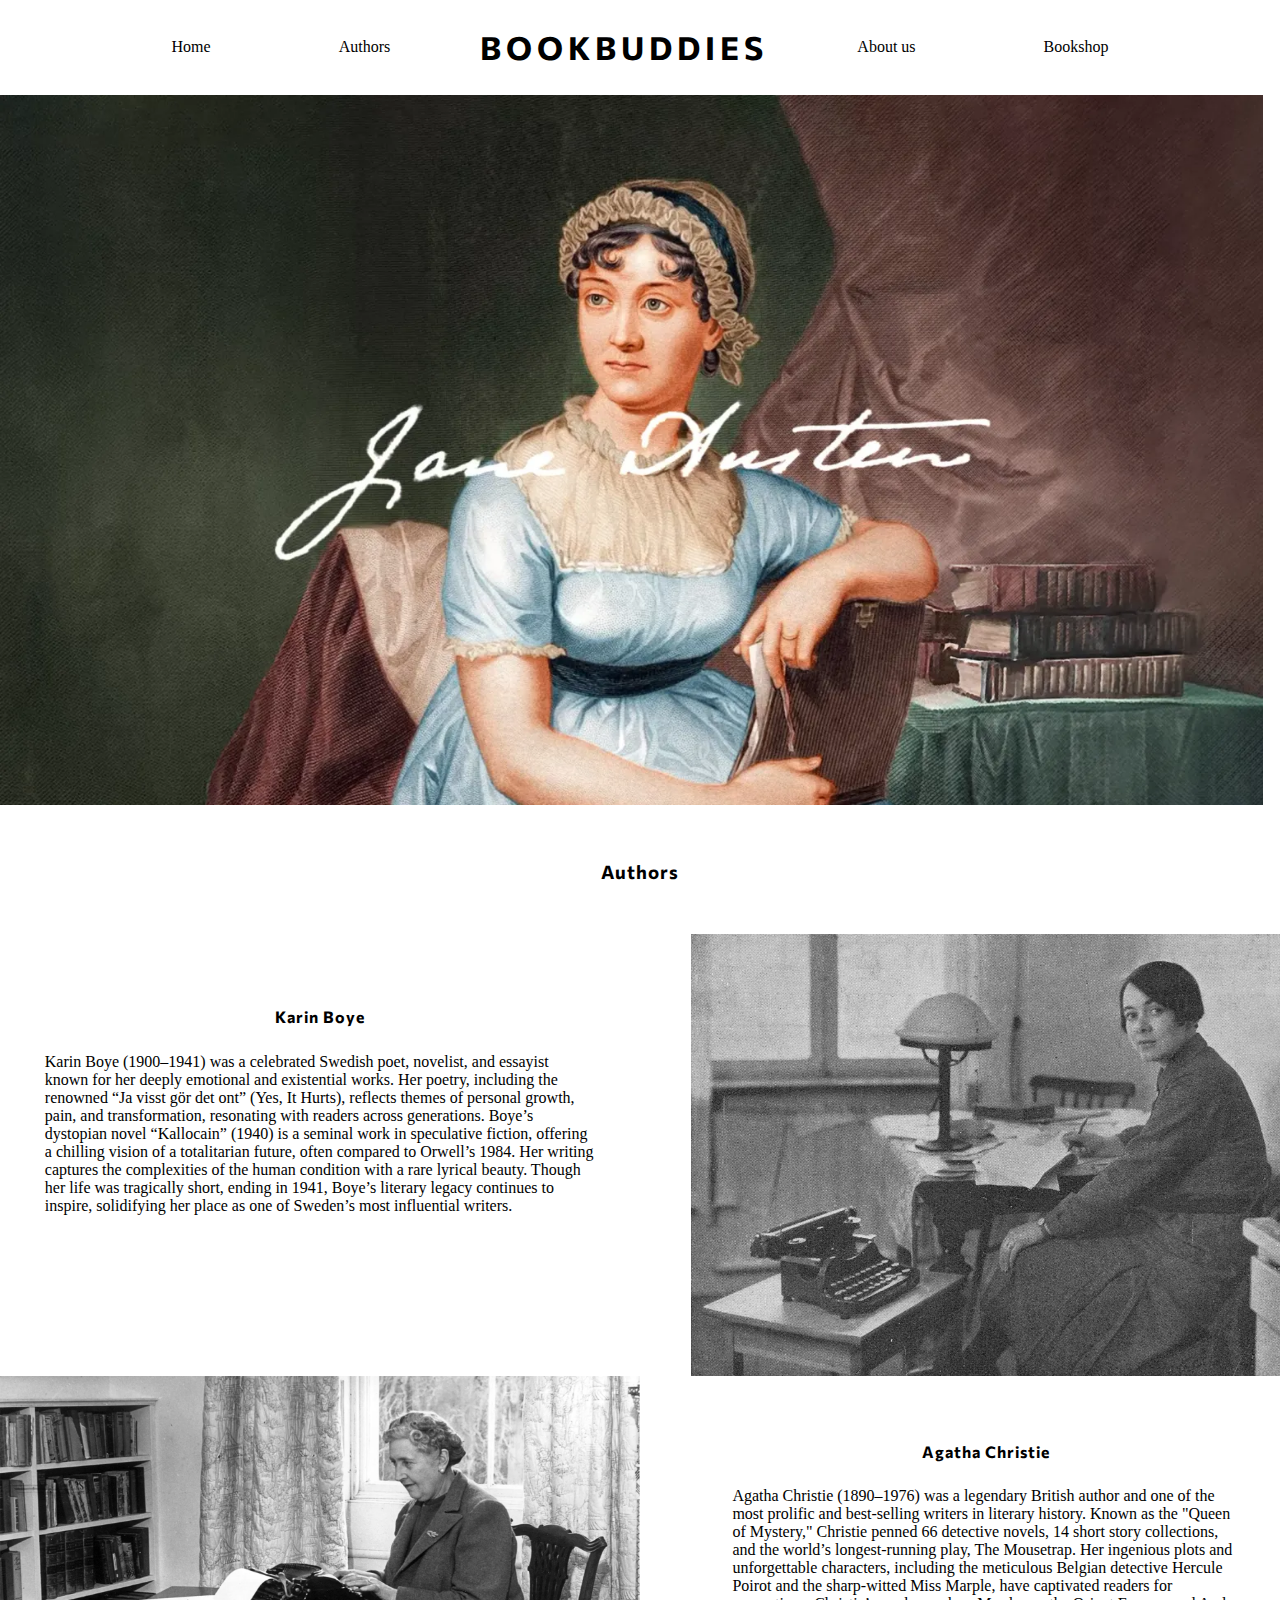
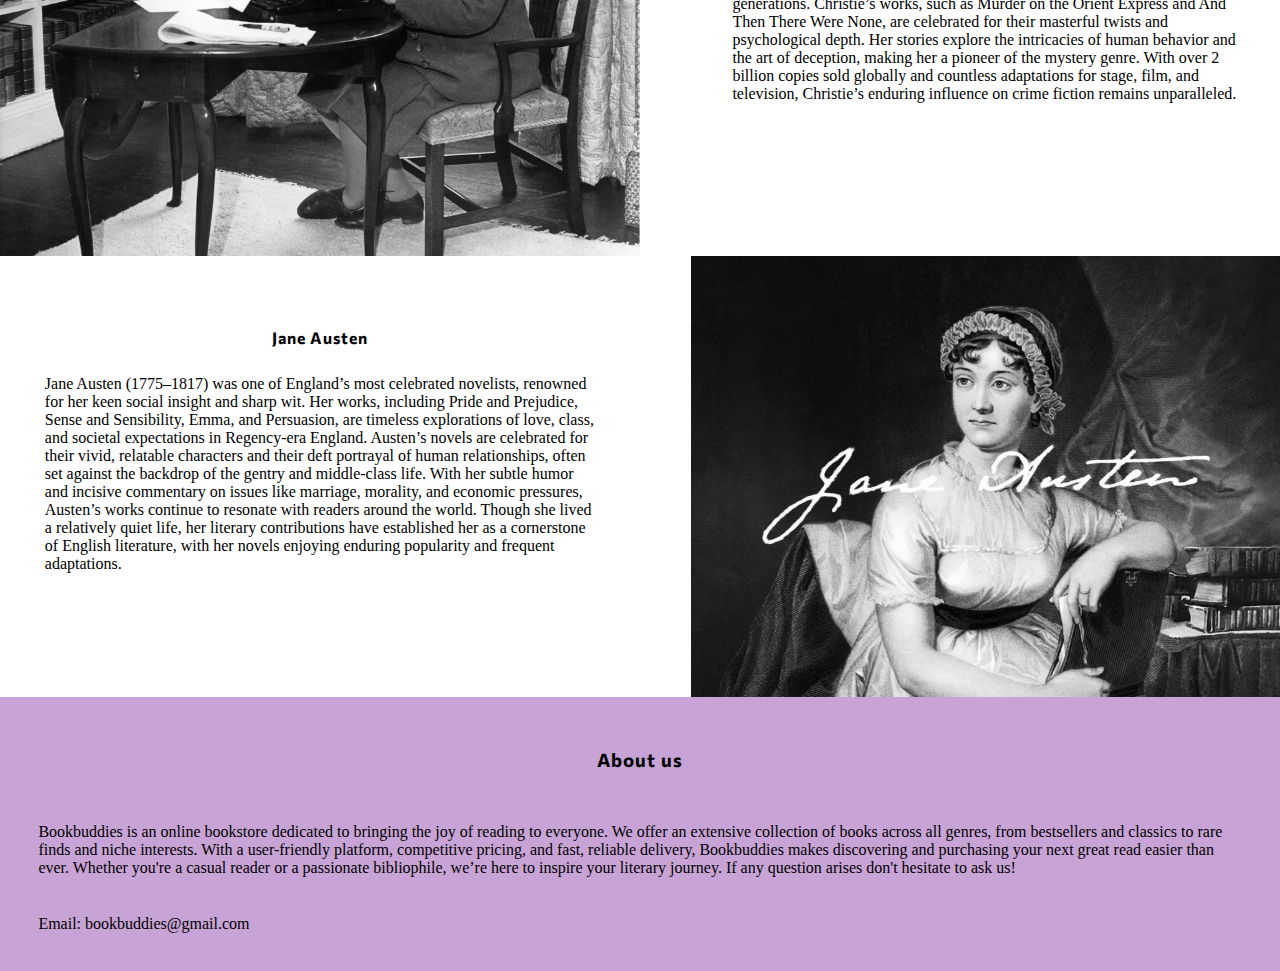
<file: HTML/index2.html>
<!DOCTYPE html>
<html lang="en">
<head>
    <meta charset="UTF-8">
    <meta name="viewport" content="width=device-width, initial-scale=1.0">
    <link rel="stylesheet" href="/CSS/stylesheet.css">
    <title>Authors</title>
    <link href="https://fonts.googleapis.com/css2?family=Commissioner:wght@100..900&display=swap" rel="stylesheett">
</head>
<body class="authorspage">
    <header>
        <nav class="navbar">
            <a class="navbars" href="/HTML/index.html"> Home </a>
            <a class="navbars" href="/HTML/index2.html"> Authors </a>
            <h1>BOOKBUDDIES</h1>
            <a class="navbars" href="#aboutbookbuddies"> About us </a>
            <a class="navbars" href="index3.html"> Bookshop </a>
        </nav>

        <img class="janeausten" src="/misc/janeausten.webp" alt="jane Auten">
    </header>
    <h3 class="allauthors">Authors</h3>

    <section class="Karinauthor">
        <h4 class="Karinauthorhd">Karin Boye</h4>
        <p>
            
            Karin Boye (1900–1941) was a celebrated Swedish poet, novelist, and essayist known for her deeply emotional and existential works. Her poetry, including the renowned “Ja visst gör det ont” (Yes, It Hurts), reflects themes of personal growth, pain, and transformation, resonating with readers across generations.
            
            Boye’s dystopian novel “Kallocain” (1940) is a seminal work in speculative fiction, offering a chilling vision of a totalitarian future, often compared to Orwell’s 1984. Her writing captures the complexities of the human condition with a rare lyrical beauty.
            
            Though her life was tragically short, ending in 1941, Boye’s literary legacy continues to inspire, solidifying her place as one of Sweden’s most influential writers.</p>
        
        
    </section>
    <img class="karinboy" src="/img/Karinboye.jpg" alt="Karin Boye">
    <section class="Agathacritieauthor">
        <h4 class="Agathachristiehd">Agatha Christie</h4>
        <p>Agatha Christie (1890–1976) was a legendary British author and one of the most prolific and best-selling writers in literary history. Known as the "Queen of Mystery," Christie penned 66 detective novels, 14 short story collections, and the world’s longest-running play, The Mousetrap. Her ingenious plots and unforgettable characters, including the meticulous Belgian detective Hercule Poirot and the sharp-witted Miss Marple, have captivated readers for generations.

            Christie’s works, such as Murder on the Orient Express and And Then There Were None, are celebrated for their masterful twists and psychological depth. Her stories explore the intricacies of human behavior and the art of deception, making her a pioneer of the mystery genre. With over 2 billion copies sold globally and countless adaptations for stage, film, and television, Christie’s enduring influence on crime fiction remains unparalleled.</p>
    </section>
    <img class="Agath" src="/img/agathachritie.jpg" alt="">
    <section class="janeauthor">
        <h4 class="Janehd">Jane Austen</h4>
        <p>Jane Austen (1775–1817) was one of England’s most celebrated novelists, renowned for her keen social insight and sharp wit. Her works, including Pride and Prejudice, Sense and Sensibility, Emma, and Persuasion, are timeless explorations of love, class, and societal expectations in Regency-era England. Austen’s novels are celebrated for their vivid, relatable characters and their deft portrayal of human relationships, often set against the backdrop of the gentry and middle-class life.

            With her subtle humor and incisive commentary on issues like marriage, morality, and economic pressures, Austen’s works continue to resonate with readers around the world. Though she lived a relatively quiet life, her literary contributions have established her as a cornerstone of English literature, with her novels enjoying enduring popularity and frequent adaptations.</p>
    </section>
    <img class="jane" src="/img/Jane.jpg" alt="">
    <footer class="footer" id="aboutbookbuddies">
        <h3 class="about">About us</h3>
        <p class="fttext">Bookbuddies is an online bookstore dedicated to bringing the joy of reading to everyone. We offer an extensive collection of books across all genres, from bestsellers and classics to rare finds and niche interests. With a user-friendly platform, competitive pricing, and fast, reliable delivery, Bookbuddies makes discovering and purchasing your next great read easier than ever. Whether you're a casual reader or a passionate bibliophile, we’re here to inspire your literary journey. If any question arises don't hesitate to ask us!</p>
        <p class="fttext">Email: bookbuddies@gmail.com</p>
    </footer>
</body>
</html>
</file>
<file: CSS/stylesheet.css>
@import url(https://fonts.googleapis.com/css2?family=Commissioner:wght@300;400;500;600;700&display=swap);

*{
  margin: 0%;
  padding: 0%;
}

.homepage {
  display: grid;
  grid-template-columns: auto;
  grid-template-rows: auto ;
  grid-template-areas: 
  'hd '
  'subtitle'
  'sc1'
  'sc2'
  'ft';
}

.authorspage{
  display: grid;
  grid-template-columns: 50%;
  grid-template-rows: auto ;
  column-gap: 4%;
  grid-template-areas: 
  'hd hd'
  'subtitle subtitle'
  'sc1 ig1'
  'ig2 sc2'
  'sc3 ig3'
  'ft ft';
}

.bookstorepage{
    display: grid;
    grid-template-columns: auto;
    grid-template-rows: auto ;
    column-gap: 4%;
    grid-template-areas: 
    'hd'
    'subtitle1 '
    'subtitle2'
    'sc1'
    'sc2'
    'sc3'
    'ft';
}


header {
    grid-area: hd;
}

h1 {
    display: grid;
    grid-area: hd;

    font-family: "Commissioner", sans-serif;
    font-optical-sizing: auto;
    font-weight: weight;
    font-style: normal;
    letter-spacing: 5px;    
   
  }

  .navbars {
    text-decoration: none;
    color: black;
    position: relative;
    margin: 3%;
  }

  .navbars::after{
    content: '';
   height: 4px;
   width: 0%;
   background: #C8A4D6;
   display: block;
   position: absolute;
   bottom: -10px;
   transition: all 0.4s;
   pointer-events: none;
  }

  a:hover::after{
    width: 100%;
  }
  
  nav {
    display: flex;
    justify-content: center;
    align-items: center;
    column-gap: 4%;
  }

  .library{
    max-width: 98.7vw;
    grid-area: hd;
  }

  .popular{

    display: flex;
    align-items: center;
    justify-content: center;
    grid-area: subtitle ;
    font-family: "Commissioner", sans-serif;
    font-optical-sizing: auto;
    font-weight: weight;
    font-style: normal;
    letter-spacing: 2px; 
    margin: 8%;
    
  }

  .authors {
    grid-area: sc1;
    display: flex;
    justify-content:space-around;
    align-items: center;
    max-width: 100vw;
    margin: 3%;
    
}

.authors img {
  width: 30vw;
  border-radius: 2px;
  transition: 0.5s;
}

.authors img:hover {
  width: 32vw;
  filter: blur(1px);
 
}


.popularbooks{
  grid-area: sc2;
  overflow: none;
  margin: 7% ;
  display: flex;
  justify-content: center;
  align-items: center;
  gap: 15%;
  justify-content: space-around;
 
}
.popularbooks img{
  width: 15vw;
  height: 100%;
  border-radius: 2px; 
  transition: 0.5s;

}

.popularbooks img:hover {
  width: 17vw;
  filter: blur(1px);
}

.janeausten{
  max-width: 98.7vw;
  grid-area: hd;
}


.about{
  font-family: "Commissioner", sans-serif;
  font-optical-sizing: auto;
  font-weight: weight;
  font-style: normal;
  letter-spacing: 1px;
  display: flex;
  justify-content: center;
  margin: 4%;
}

.fttext{
  margin: 3%;
  grid-area: ft;
}

.allauthors{
  font-family: "Commissioner", sans-serif;
  font-optical-sizing: auto;
  font-weight: weight;
  font-style: normal;
  letter-spacing: 1px;
  display: flex;
  justify-content: center;
  margin: 4%;
  grid-area: subtitle;
}

.Karinauthorhd{
  grid-area: sc1;
  margin: 5%;
  font-family: "Commissioner", sans-serif;
  font-optical-sizing: auto;
  font-weight: weight;
  font-style: normal;
  letter-spacing: 1px;
  display: flex;
  justify-content: center;
  
}

.Karinauthor{
  margin: 7%;
  grid-area: sc1;
}

.footer{
  grid-area:ft;
  background-color: #C8A4D6;

}

.karinboy{
  grid-area: ig1 ;
}

.Agath{
  grid-area:ig2;
  max-width: 30vw;
}

.Agathacritieauthor {
  grid-area: sc2;
  margin: 7%;
}

.karinboy, .Agath, .jane {
  max-width: 100%;
  height: auto;
}

.Agathachristiehd{
  margin: 5%;
  font-family: "Commissioner", sans-serif;
  font-optical-sizing: auto;
  font-weight: weight;
  font-style: normal;
  letter-spacing: 1px;
  display: flex;
  justify-content: center;
  grid-area: sc2;
}

.jane{
  grid-area: ig3;
}
.Janehd{
  margin: 5%;
  font-family: "Commissioner", sans-serif;
  font-optical-sizing: auto;
  font-weight: weight;
  font-style: normal;
  letter-spacing: 1px;
  display: flex;
  justify-content: center;
 
}

.janeauthor{
  margin: 7%;
  grid-area: sc3;
}
.Bookcase{
  max-width: 98.7vw;
}
.bookshop{
  display: flex;
  align-items: center;
  justify-content: center;
  grid-area: subtitle1 ;
  font-family: "Commissioner", sans-serif;
  font-optical-sizing: auto;
  font-weight: weight;
  font-style: normal;
  letter-spacing: 2px; 
  margin: 3%;
}

.book {
  display: flex; 
  justify-content: center; 
  align-items: center;
  margin: 1%; 
}

.book img {
  width: auto;
  height: auto;
  max-width: 35vw; 
  border-radius: 2px;
}


.classic-books {
  grid-area: sc2; 
  display: flex;
  justify-content: center;
  align-items: center;
  gap: 2%; 
  flex-wrap: wrap;
  margin: 5%; 
}
.Click{
  display: flex;
  align-items: center;
  justify-content: center;
  grid-area: subtitle2 ;
  font-family: "Commissioner", sans-serif;
  font-optical-sizing: auto;
  font-weight: weight;
  font-style: normal;
  letter-spacing: 2px; 
  
}
</file>
